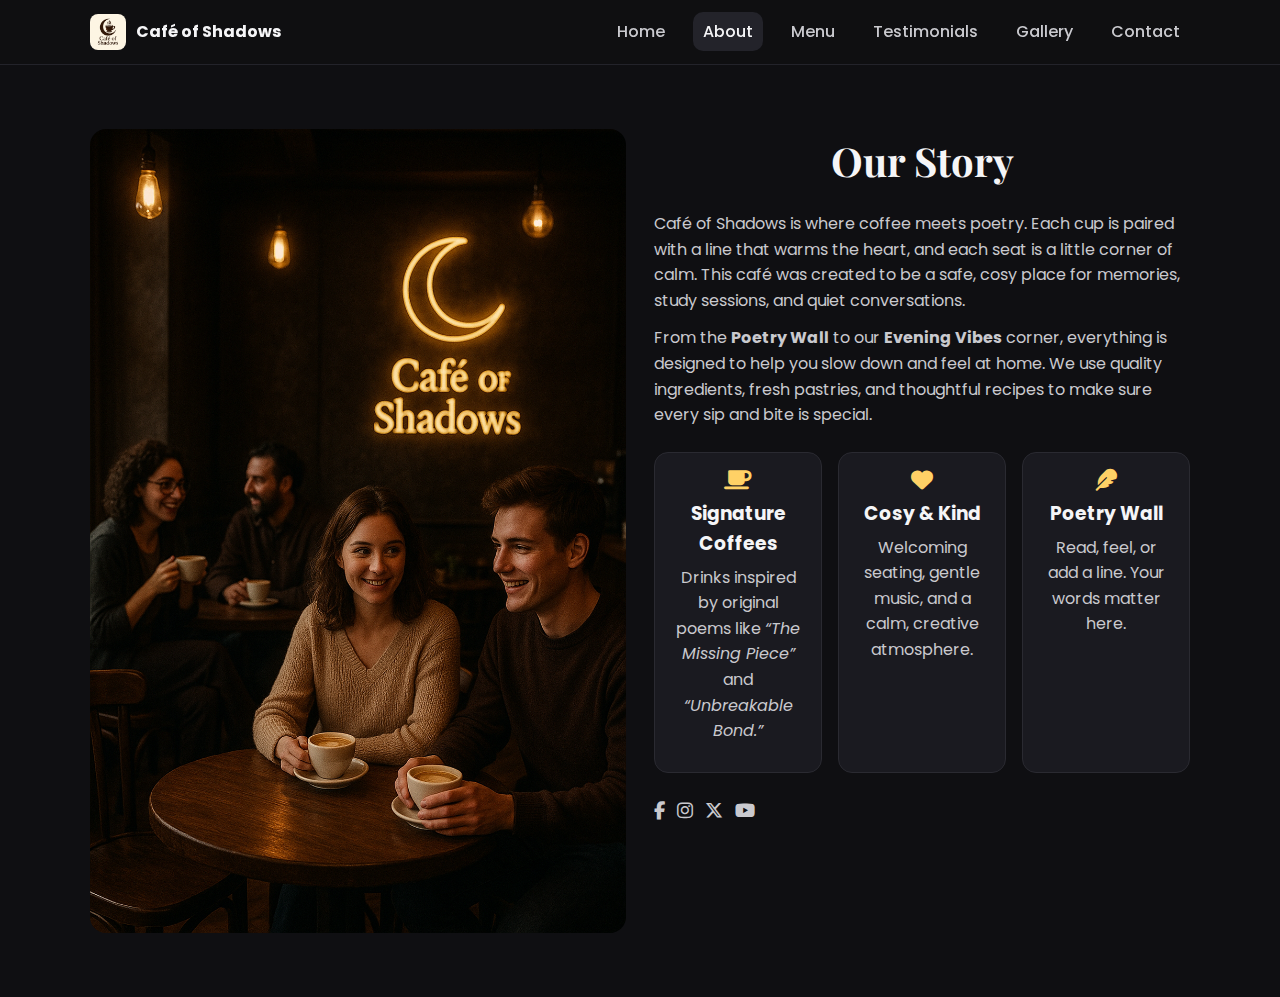
<file: about.html>
<!DOCTYPE html>
<html lang="en">
<head>
  <meta charset="utf-8" />
  <meta name="viewport" content="width=device-width, initial-scale=1" />
  <title>About — Café of Shadows</title>

  <!-- Google Fonts -->
  <link href="https://fonts.googleapis.com/css2?family=Playfair+Display:wght@600;700&family=Poppins:wght@300;400;500;600;700&display=swap" rel="stylesheet">

  <!-- Font Awesome (icons) -->
  <link rel="stylesheet" href="https://cdnjs.cloudflare.com/ajax/libs/font-awesome/6.5.0/css/all.min.css"/>

  <!-- Shared CSS -->
  <link rel="stylesheet" href="style.css" />
</head>
<body>

  <!-- ========== NAVBAR (no JS) ========== -->
  <header class="header">
    <nav class="nav container">
      <a href="index.html" class="nav__logo">
        <img src="Cafe of shadows logo.png" alt="Café of Shadows logo" class="nav__logo-img">
        <span>Café of Shadows</span>
      </a>

      <ul class="nav__menu">
        <li><a class="nav__link" href="index.html#home">Home</a></li>
        <li><a class="nav__link nav__link--active" href="about.html">About</a></li>
        <li><a class="nav__link" href="index.html#menu">Menu</a></li>
        <li><a class="nav__link" href="index.html#testimonials">Testimonials</a></li>
        <li><a class="nav__link" href="index.html#gallery">Gallery</a></li>
        <li><a class="nav__link" href="index.html#contact">Contact</a></li>
      </ul>
    </nav>
  </header>

  <!-- ========== ABOUT PAGE CONTENT ========== -->
<section class="about-page section">
  <div class="container about__inner about__inner--page">
    <div class="about__image-wrap">
      <img src="Cafe of Shadows -guest enjoy.PNG" alt="Guests enjoying coffee" class="about__image">
    </div>
    <div class="about__text">
      <h1 class="section__title">Our Story</h1>
      <p>
        Café of Shadows is where coffee meets poetry. Each cup is paired with a line that warms the heart,
        and each seat is a little corner of calm. This café was created to be a safe, cosy place for memories,
        study sessions, and quiet conversations.
      </p>
      <p>
        From the <strong>Poetry Wall</strong> to our <strong>Evening Vibes</strong> corner, everything is designed
        to help you slow down and feel at home. We use quality ingredients, fresh pastries, and thoughtful recipes
        to make sure every sip and bite is special.
      </p>

      <div class="about__features">
        <div class="feature">
          <i class="fa-solid fa-mug-saucer"></i>
          <h3>Signature Coffees</h3>
          <p>Drinks inspired by original poems like <em>“The Missing Piece”</em> and <em>“Unbreakable Bond.”</em></p>
        </div>
        <div class="feature">
          <i class="fa-solid fa-heart"></i>
          <h3>Cosy &amp; Kind</h3>
          <p>Welcoming seating, gentle music, and a calm, creative atmosphere.</p>
        </div>
        <div class="feature">
          <i class="fa-solid fa-feather"></i>
          <h3>Poetry Wall</h3>
          <p>Read, feel, or add a line. Your words matter here.</p>
        </div>
      </div>

      <div class="socials socials--about">
        <a href="#" aria-label="Facebook"><i class="fa-brands fa-facebook-f"></i></a>
        <a href="#" aria-label="Instagram"><i class="fa-brands fa-instagram"></i></a>
        <a href="#" aria-label="Twitter"><i class="fa-brands fa-x-twitter"></i></a>
        <a href="#" aria-label="YouTube"><i class="fa-brands fa-youtube"></i></a>
      </div>
    </div>
  </div>
</section>
</file>
<file: style.css>
/* ========== RESET / BASICS ========== */
* { box-sizing: border-box; margin: 0; padding: 0; }
:root {
  --bg: #0f0f12;
  --card: #1a1a20;
  --text: #f5f5f7;
  --muted: #c9c9ce;
  --accent: #a78bfa;   /* soft purple */
  --accent-2: #ffd166; /* warm highlight */
}

body {
  background: var(--bg);
  color: var(--text);
  font-family: 'Poppins', system-ui, sans-serif;
  line-height: 1.6;
}

img { max-width: 100%; display: block; }
.container { width: min(1100px, 92%); margin: 0 auto; }

/* ========== NAVBAR ========== */
.header {
  position: sticky;
  top: 0;
  background: rgba(15,15,18,0.9);
  border-bottom: 1px solid #23232a;
  z-index: 20;
}
.nav {
  display: flex;
  align-items: center;
  justify-content: space-between;
  padding: 14px 0;
}
.nav__logo {
  display: flex;
  align-items: center;
  gap: 10px;
  font-weight: 700;
  color: var(--text);
  text-decoration: none;
}
.nav__logo-img { width: 36px; height: 36px; border-radius: 8px; }
.nav__menu {
  list-style: none;
  display: flex;
  gap: 18px;
}
.nav__link {
  color: var(--muted);
  text-decoration: none;
  font-weight: 500;
  padding: 8px 10px;
  border-radius: 10px;
  transition: 0.2s;
}
.nav__link:hover,
.nav__link--active {
  color: var(--text);
  background: #23232a;
}

/* ========== SECTIONS ========== */
.section { padding: 64px 0; }
.section__title {
  font-family: 'Playfair Display', serif;
  font-size: clamp(28px, 5vw, 40px);
  margin-bottom: 18px;
  text-align: center;
}

/* ========== HERO ========== */
.hero { padding: 48px 0 24px; }
.hero__inner {
  display: grid;
  grid-template-columns: 1fr 1fr;
  gap: 28px;
  align-items: center;
}
.hero__title {
  font-family: 'Playfair Display', serif;
  font-size: clamp(32px, 6vw, 56px);
  margin-bottom: 8px;
}
.hero__subtitle {
  color: var(--accent-2);
  margin-bottom: 12px;
  font-weight: 600;
}
.hero__desc { color: var(--muted); }
.hero__actions { margin-top: 18px; display: flex; gap: 12px; }
.btn {
  display: inline-block;
  padding: 10px 16px;
  border-radius: 12px;
  background: var(--card);
  border: 1px solid #2a2a31;
  color: var(--text);
  text-decoration: none;
  font-weight: 600;
  transition: 0.2s;
}
.btn:hover { background: #2a2a31; }
.btn--primary {
  background: linear-gradient(135deg, var(--accent), #6ee7b7);
  color: #0b0b0e;
  border: none;
}

/* ========== ABOUT ========== */
.about__inner {
  display: grid;
  grid-template-columns: 1fr 1fr;
  gap: 28px;
  align-items: center;
}
.about__inner--page { align-items: flex-start; }
.about__image { border-radius: 16px; }
.about__text p { margin-bottom: 12px; color: var(--muted); }
.socials { display: flex; gap: 12px; margin-top: 12px; }
.socials a { color: var(--muted); font-size: 18px; }
.socials a:hover { color: var(--text); }

.about__features {
  margin: 24px 0;
  display: grid;
  grid-template-columns: repeat(3, 1fr);
  gap: 16px;
}
.feature {
  background: var(--card);
  border: 1px solid #2a2a31;
  border-radius: 14px;
  padding: 16px;
  text-align: center;
}
.feature i { font-size: 22px; margin-bottom: 8px; color: var(--accent-2); }
.feature h3 { margin-bottom: 6px; }

/* ========== MENU CARDS ========== */
.menu__group-title {
  margin: 28px 0 14px;
  color: var(--accent);
  text-align: left;
}
.menu__grid {
  display: grid;           /* Turns the container into a CSS Grid layout */    
  grid-template-columns: repeat(3, 1fr);    /* Divides the grid into 3 equal columns */  
  gap: 18px;                            /* Adds 18px spacing between grid items */  
}   

.card {
  background: var(--card);
  border: 1px solid #2a2a31;
  border-radius: 16px;
  overflow: hidden;
}
.card__img { aspect-ratio: 4/3; object-fit: cover; }
.card__title { margin: 12px; font-size: 18px; }
.card__title span { color: var(--accent-2); font-weight: 600; }
.card__poem { margin: 0 12px
}
</file>
